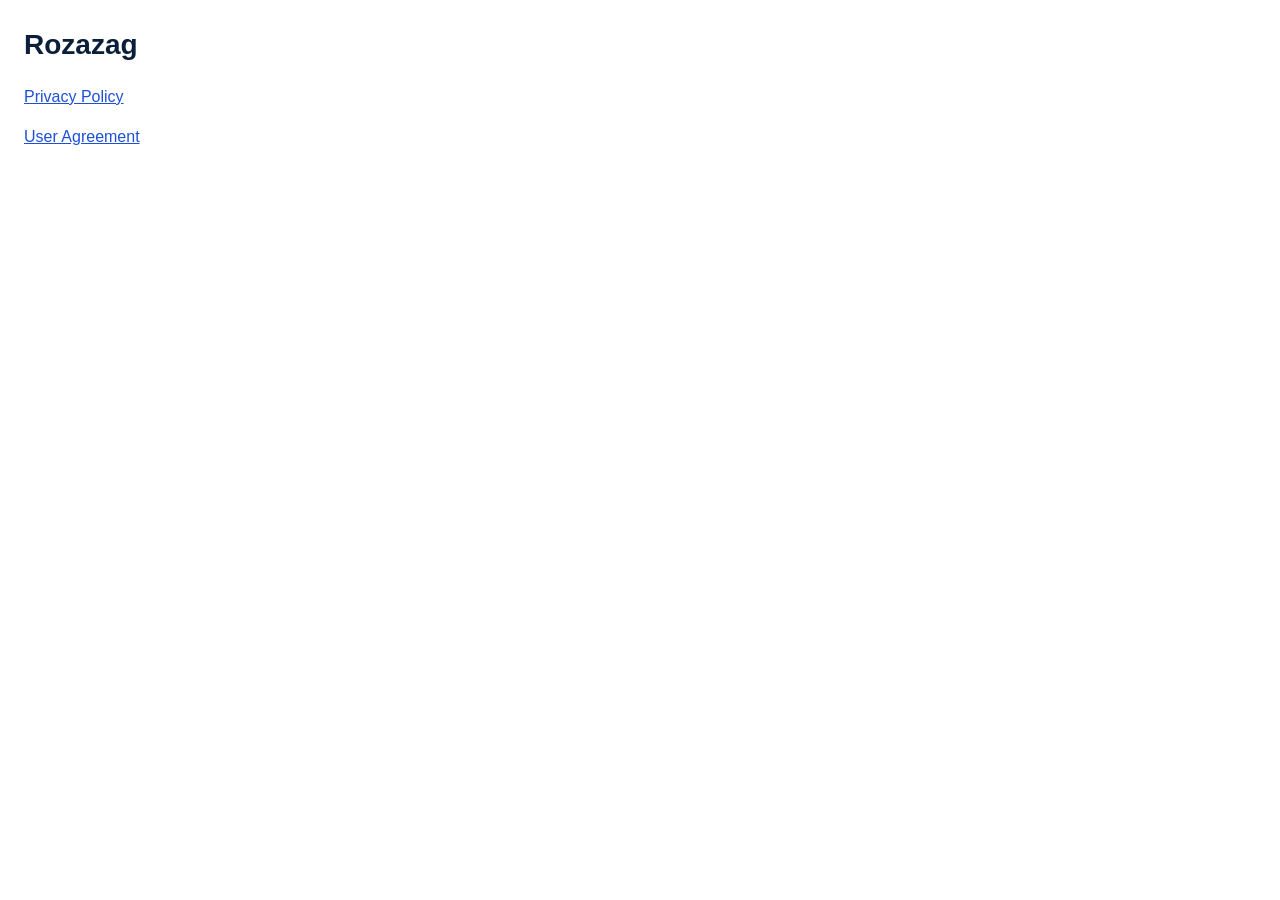
<file: index.html>
<!DOCTYPE html>
<html lang="en">
<head>
<meta charset="utf-8" />
<meta name="viewport" content="width=device-width, initial-scale=1" />
<title>Rozazag Legal</title>
<link rel="stylesheet" href="legal.css" />
</head>
<body>
<h1>Rozazag</h1>
<p><a href="privacy-policy.html">Privacy Policy</a></p>
<p><a href="user-agreement.html">User Agreement</a></p>
</body>
</html>
</file>
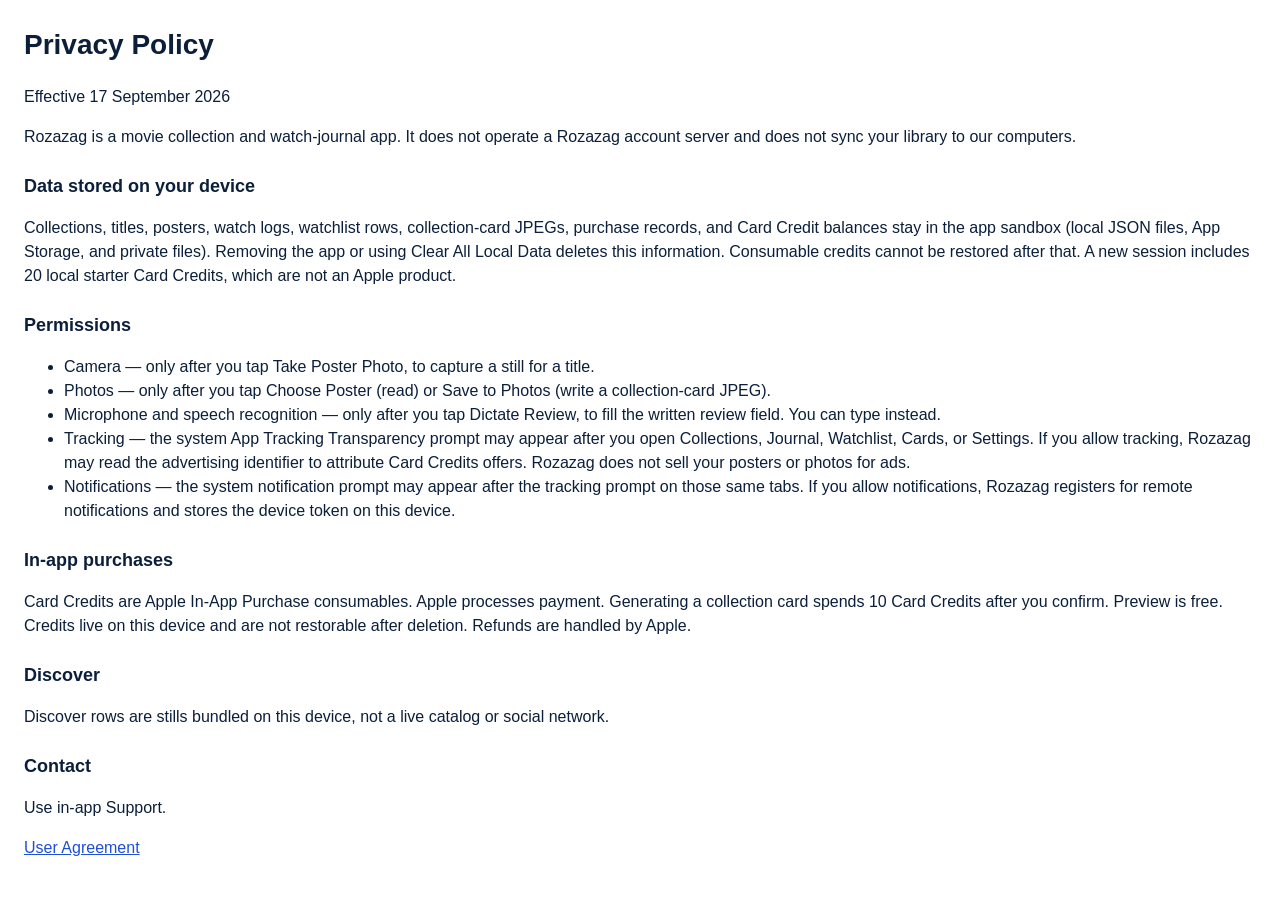
<file: privacy-policy.html>
<!DOCTYPE html>
<html lang="en">
<head>
<meta charset="utf-8" />
<meta name="viewport" content="width=device-width, initial-scale=1" />
<title>Privacy Policy</title>
<link rel="stylesheet" href="legal.css" />
</head>
<body>
<h1>Privacy Policy</h1>
<p>Effective 17 September 2026</p>
<p>Rozazag is a movie collection and watch-journal app. It does not operate a Rozazag account server and does not sync your library to our computers.</p>
<h2>Data stored on your device</h2>
<p>Collections, titles, posters, watch logs, watchlist rows, collection-card JPEGs, purchase records, and Card Credit balances stay in the app sandbox (local JSON files, App Storage, and private files). Removing the app or using Clear All Local Data deletes this information. Consumable credits cannot be restored after that. A new session includes 20 local starter Card Credits, which are not an Apple product.</p>
<h2>Permissions</h2>
<ul>
<li>Camera — only after you tap Take Poster Photo, to capture a still for a title.</li>
<li>Photos — only after you tap Choose Poster (read) or Save to Photos (write a collection-card JPEG).</li>
<li>Microphone and speech recognition — only after you tap Dictate Review, to fill the written review field. You can type instead.</li>
<li>Tracking — the system App Tracking Transparency prompt may appear after you open Collections, Journal, Watchlist, Cards, or Settings. If you allow tracking, Rozazag may read the advertising identifier to attribute Card Credits offers. Rozazag does not sell your posters or photos for ads.</li>
<li>Notifications — the system notification prompt may appear after the tracking prompt on those same tabs. If you allow notifications, Rozazag registers for remote notifications and stores the device token on this device.</li>
</ul>
<h2>In-app purchases</h2>
<p>Card Credits are Apple In-App Purchase consumables. Apple processes payment. Generating a collection card spends 10 Card Credits after you confirm. Preview is free. Credits live on this device and are not restorable after deletion. Refunds are handled by Apple.</p>
<h2>Discover</h2>
<p>Discover rows are stills bundled on this device, not a live catalog or social network.</p>
<h2>Contact</h2>
<p>Use in-app Support.</p>
<p><a href="user-agreement.html">User Agreement</a></p>
</body>
</html>
</file>
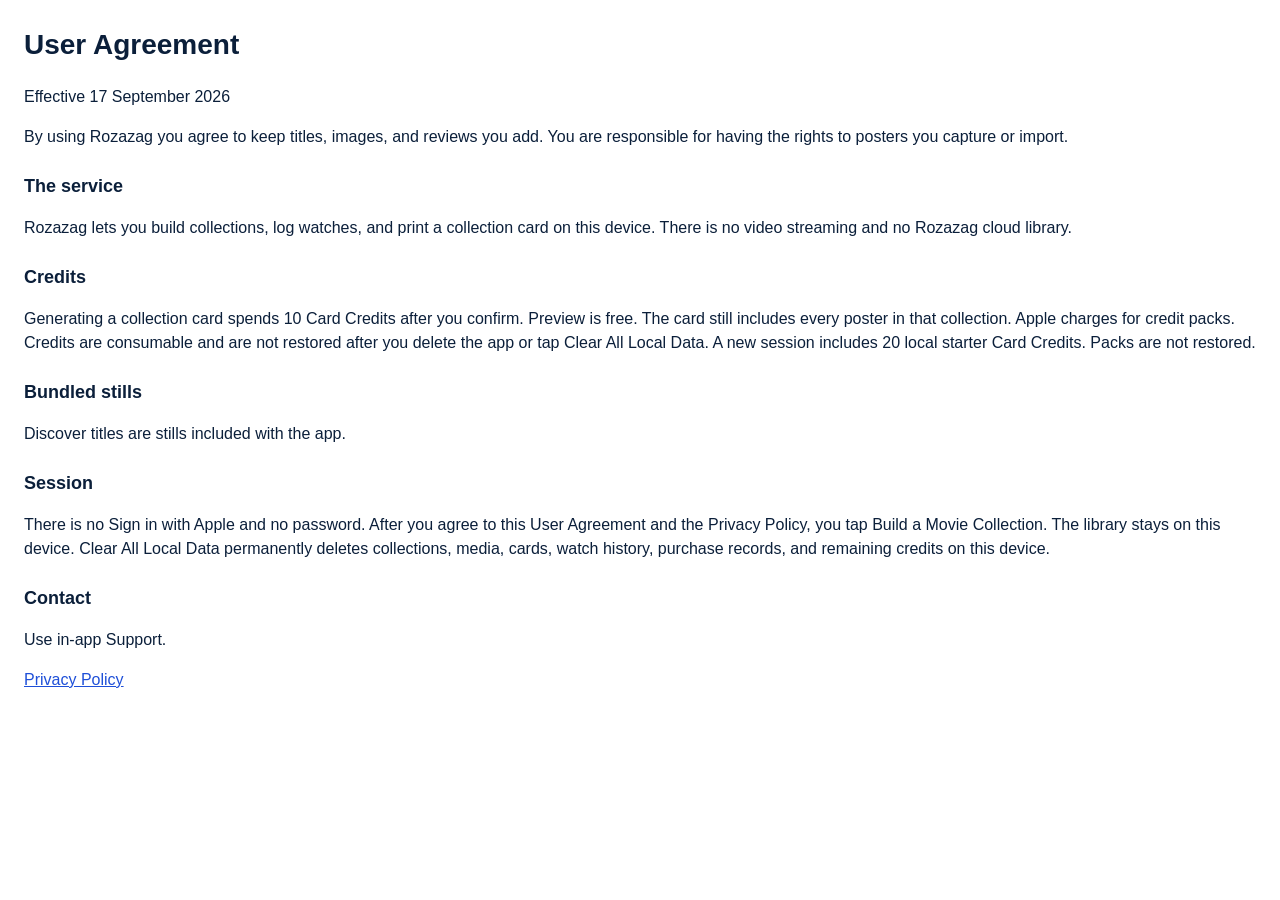
<file: user-agreement.html>
<!DOCTYPE html>
<html lang="en">
<head>
<meta charset="utf-8" />
<meta name="viewport" content="width=device-width, initial-scale=1" />
<title>User Agreement</title>
<link rel="stylesheet" href="legal.css" />
</head>
<body>
<h1>User Agreement</h1>
<p>Effective 17 September 2026</p>
<p>By using Rozazag you agree to keep titles, images, and reviews you add. You are responsible for having the rights to posters you capture or import.</p>
<h2>The service</h2>
<p>Rozazag lets you build collections, log watches, and print a collection card on this device. There is no video streaming and no Rozazag cloud library.</p>
<h2>Credits</h2>
<p>Generating a collection card spends 10 Card Credits after you confirm. Preview is free. The card still includes every poster in that collection. Apple charges for credit packs. Credits are consumable and are not restored after you delete the app or tap Clear All Local Data. A new session includes 20 local starter Card Credits. Packs are not restored.</p>
<h2>Bundled stills</h2>
<p>Discover titles are stills included with the app.</p>
<h2>Session</h2>
<p>There is no Sign in with Apple and no password. After you agree to this User Agreement and the Privacy Policy, you tap Build a Movie Collection. The library stays on this device. Clear All Local Data permanently deletes collections, media, cards, watch history, purchase records, and remaining credits on this device.</p>
<h2>Contact</h2>
<p>Use in-app Support.</p>
<p><a href="privacy-policy.html">Privacy Policy</a></p>
</body>
</html>
</file>
<file: legal.css>
body { font-family: -apple-system, BlinkMacSystemFont, "Segoe UI", sans-serif; margin: 24px; color: #0B1F3A; line-height: 1.5; }
h1 { font-size: 28px; }
h2 { font-size: 18px; margin-top: 24px; }
a { color: #1E4FD8; }
</file>
